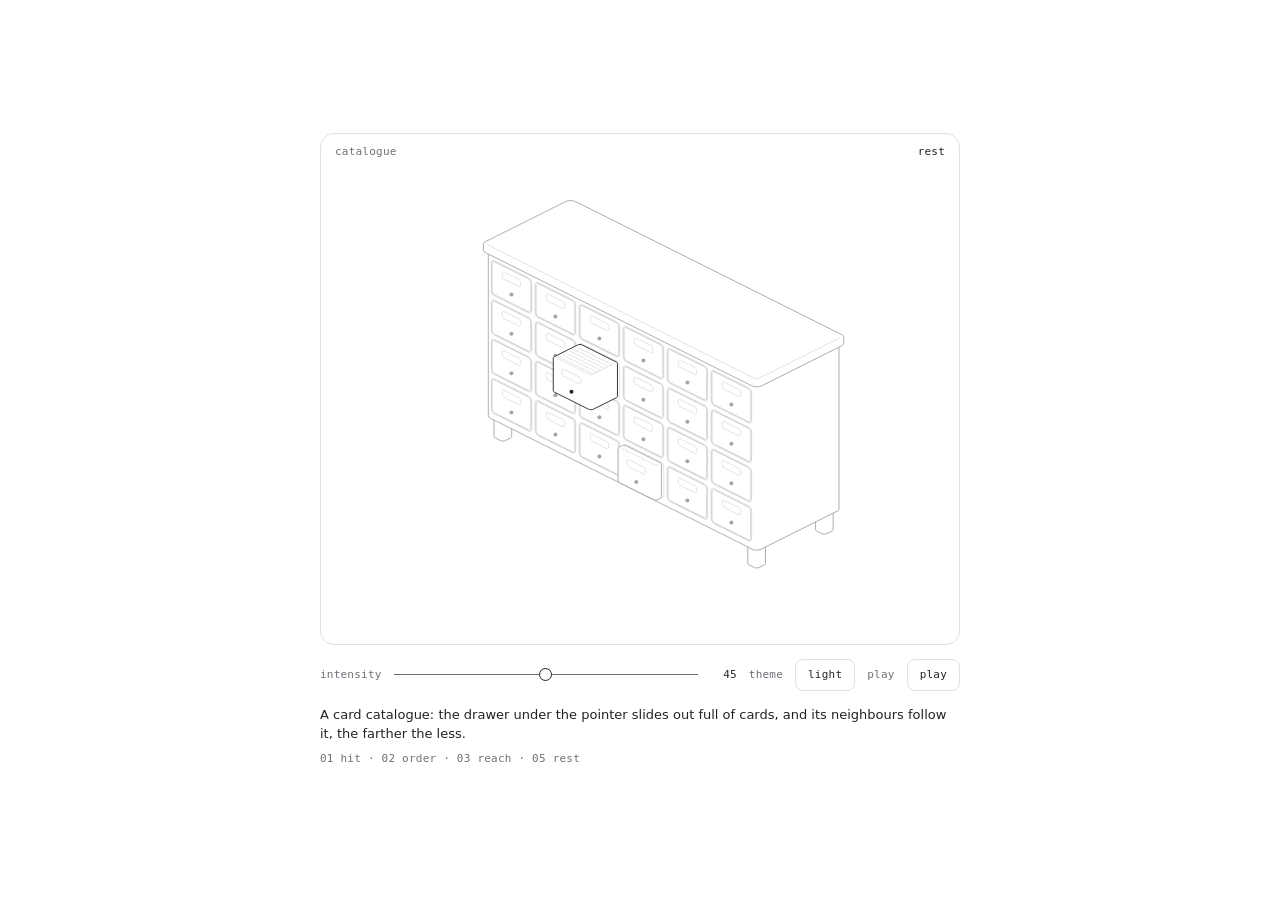
<file: hairline-catalogue.html>
<!doctype html>
<html lang="en">
<head>
<meta charset="utf-8">
<meta name="viewport" content="width=device-width, initial-scale=1">
<title>Hairline figure</title>
<link rel="icon" href="data:,">
<style>
  :root { color-scheme: light; --ground: #ffffff; --ink: #232327; --muted: #6f6f78; --line: #e0e0e4; }
  @media (prefers-color-scheme: dark) {
    :root:not([data-theme="light"]) { color-scheme: dark; --ground: #08090a; --ink: #d0d6e0; --muted: #8a8c95; --line: #29292d; }
  }
  :root[data-theme="dark"] { color-scheme: dark; --ground: #08090a; --ink: #d0d6e0; --muted: #8a8c95; --line: #29292d; }
  :root[data-theme="light"] { color-scheme: light; }
  * { box-sizing: border-box; }
  body {
    margin: 0; min-height: 100vh; display: grid; place-items: center; padding: 24px 16px;
    background: var(--ground); color: var(--ink);
    font: 13px/1.5 ui-sans-serif, system-ui, -apple-system, "Segoe UI", sans-serif; -webkit-font-smoothing: antialiased;
  }
  main { width: 100%; max-width: 640px; }
  .plate { position: relative; border: 1px solid var(--line); border-radius: 14px; overflow: hidden; }
  .tag, .label, output, button { font: 11px/1 ui-monospace, SFMono-Regular, Menlo, Consolas, monospace; letter-spacing: 0.02em; }
  .tag { position: absolute; top: 12px; z-index: 1; color: var(--muted); pointer-events: none; }
  #name { left: 14px; }
  #read { right: 14px; color: var(--ink); font-variant-numeric: tabular-nums; }
  .controls { display: flex; flex-wrap: wrap; align-items: center; gap: 4px 12px; margin-top: 14px; }
  .label { color: var(--muted); }
  input[type="range"] {
    flex: 1 1 96px; min-width: 0; height: 32px; margin: 0; background: transparent; cursor: pointer;
    -webkit-appearance: none; appearance: none;
  }
  input[type="range"]::-webkit-slider-runnable-track { height: 1px; background: var(--muted); }
  input[type="range"]::-webkit-slider-thumb {
    -webkit-appearance: none; width: 13px; height: 13px; margin-top: -6px; border-radius: 50%;
    border: 1px solid var(--ink); background: var(--ground);
  }
  input[type="range"]::-moz-range-track { height: 1px; background: var(--muted); }
  input[type="range"]::-moz-range-thumb { width: 11px; height: 11px; border-radius: 50%; border: 1px solid var(--ink); background: var(--ground); }
  input[type="range"]:focus-visible, button:focus-visible { outline: 1.5px solid var(--ink); outline-offset: 2px; }
  output { min-width: 4ch; text-align: right; font-variant-numeric: tabular-nums; }
  button {
    height: 32px; padding: 0 12px; border: 1px solid var(--line); border-radius: 8px;
    background: transparent; color: var(--ink); cursor: pointer;
  }
  #play[aria-pressed="true"] { background: var(--ink); color: var(--ground); border-color: var(--ink); }
  #means { margin: 14px 0 0; text-wrap: pretty; }
  #rules { margin: 6px 0 0; line-height: 1.6; }
  #error { margin: 12px 0 0; padding-left: 10px; border-left: 1px solid var(--ink); }
</style>
</head>
<body>
<main>
  <div class="plate">
    <span class="tag" id="name"></span>
    <span class="tag" id="read"></span>
    <div id="stage"></div>
  </div>
  <div class="controls">
    <label class="label" for="intensity">intensity</label>
    <input id="intensity" type="range" min="0" max="1" step="0.01" value="0.5">
    <output id="value" for="intensity"></output>
    <span class="label">theme</span>
    <button id="theme" type="button" aria-label="Switch between the light and the dark theme"></button>
    <span class="label">play</span>
    <button id="play" type="button" aria-pressed="false">play</button>
  </div>
  <p id="means"></p>
  <p id="rules" class="label"></p>
  <p id="error" role="alert" hidden></p>
</main>
<script id="hl-kernel">
/* hairline kernel sha256:3a19aa2640ba8c6c306184d05fddfbd4f3323a6ebd9217dd3cbb38e9db74991c */
/*
 * HL: everything a figure may call. Read this index; the code under it is the
 * package's src/core, unchanged, and a figure should not need to read it.
 *
 * Every figure is drawn in a 400 × 320 viewBox. World space is x/y on the
 * ground and z up. Plates are filled with the ground colour and painted back
 * to front, so a nearer one covers a farther one: append in that order. At
 * the default camera, Cam(45, 0.5, S), +x runs down to the right and +y down
 * to the left, so the corner with the largest x and y is nearest the viewer:
 * append by ascending x + y, from the far corner (smallest x and y) to it.
 *
 * Camera
 *   Cam(azDeg, k, S)                       a camera: azimuth in degrees, k = sin(elevation) (0.5 is the 2:1 view), S = scale
 *   fit(C, points, cx, cy)                 centres the box of [x, y, z] points on (cx, cy); call it once, before proj
 *                                          it only centres, it never scales: choose S by trying values, with the most extreme pose in points.
 *                                          The six figures use S 1.42 to 2.12; the boxes they fit come out 230 to 310 wide and 180 to 245 tall
 *   proj(C)                                returns P(x, y, z), which gives [sx, sy]
 *   unproj(C, sx, sy, z)                   the world [x, y] under a screen point, on the plane at height z
 *   facing(C)                              returns front(sample): whether a ring sample faces the camera
 * Rounded solids
 *   rrect(u0, v0, u1, v1, r, n)            a rounded rectangle, as a ring of samples {u, v, nu, nv}
 *   circ(R, n)                             a circle, as a ring
 *   rings(x0, y0, x1, y1, r, b)            [ring, inner]: a rounded footprint and its crease ring, inset by b
 *                                          r, the corner radius, is cut to half the shorter side. b, the crease's inset in world units
 *                                          (0.6 to 2.2 in the figures), must stay under half the shorter side or the crease turns inside out
 *   prism(P, front, ring, inner, z0, z1)   {sil, crease}: a solid standing from z0 to z1, as two path strings
 *   ringAt(P, ring, z)                     the ring's points, projected at height z
 *   run(ring, keep)                        the one cyclic run of samples that pass keep
 *   hull(points)                           the convex hull of screen points
 *   extremes(P, ring)                      [left, right, nearest] samples: where dashed drops fall from
 *   fillet(points, radii, n)               rounds every vertex of a closed polygon; returns the new points
 *                                          radii is an array, one radius per vertex, each cut to half its shorter edge; a single number gives NaN.
 *                                          n is the steps round each corner, default 4: each vertex becomes n + 1 points
 *   ghost(P, front, ring, z0, depth)       a reflection's path {d, y0, y1}; reflect() draws it for you
 * Paths and numbers
 *   poly(points)                           a closed path string
 *   open(points)                           an open polyline string
 *   seg(a, b)                              one segment between two screen points [sx, sy], as its own subpath; project world points with P first
 *   clamp(v, a, b)
 *   lerp(a, b, t)
 *   rad(deg)
 *   r2(n)                                  two decimals
 * The continuous clock: one spring per moving number
 *   spring(x, opts)                        at rest on x; write .t to retarget; opts {k, c, m, eps}, default k 100, c 18, m 1
 *   stepS(sp, dt)                          advances by dt seconds; returns whether it is still moving
 * The discrete clock: a 700ms tween on (.32, .72, 0, 1)
 *   tween(v, dur)                          at rest on v; dur defaults to 700 (ms)
 *   tset(tw, to, now, delay)               retargets from where it is, after delay ms: the stagger
 *                                          the same target again does nothing, so calling it on every pointer move is safe
 *   tval(tw, now)                          its value at now
 *   tdone(tw, now)                         whether it has landed
 *   bezier(x1, y1, x2, y2)                 a CSS cubic-bezier, as a function of progress
 *   EASE_LIFT                              the lift curve itself
 *   reducedMotion()                        true when the reader asked for less motion; springs and tweens already land at once
 *   setReducedMotion(on)                   the loop's business, not a figure's
 * Drawing
 *   mk(tag, attrs, parent)                 one svg element: the only way a figure makes a node
 *   solid(parent)                          {g, sil, cr}: a group holding a silhouette path and a crease path
 *   put(solid, paths)                      writes prism()'s {sil, crease} into solid()'s {sil, cr}: sil into sil, crease into cr
 *   flatDot(parent, C, r, cls)             a dot lying on the ground plane; cls is "dot", "dot m" or "dot off"
 *   place(el, point)                       moves a dot or a circle to [sx, sy]
 *   reflect(svg, parent, P, front, ring, z0, depth)   a fading mirror under a solid
 *   fade(svg, y0, y1, a0)                  a vertical fade, as a mask; returns the value for a mask attribute
 * Life
 *   register(stage, tick)                  joins the one frame loop; tick(dt in seconds, now in ms) returns true to ask for another frame; gives {wake, unregister}
 *   pointer(stage, handlers)               {move(point), down(point), leave()}, points in viewBox units; returns its disposer
 *   disposer()                             {add, on, dispose}: collects tear-down, so destroy is bag.dispose
 * The bench's business, not a figure's
 *   css(lightDark)
 *   inject(root)
 *   tour(stage, stops, onStop)             an unseen pointer that walks the stops, [x, y] in viewBox units or null to leave, and gives way to a real one; onStop(i) on each arrival; returns {stop}
 *   LAP                                    the default stops: a diamond around the centre, then a leave
 *
 * Classes, on path, polygon, ellipse and line. They are the whole palette; a
 * figure sets no colour, width or fill of its own.
 *     (none)   filled with the ground colour, medium stroke
 *     sil      the silhouette's stroke        hi    the bright stroke: the only highlight
 *     lo       the dim stroke                 nf    no fill        fo   fill only, no stroke
 *     dash     a dashed guide
 *     dot      a bright dot                   dot m   a medium dot     dot off   a dim dot
 */
var HL = (() => {
  var __defProp = Object.defineProperty;
  var __getOwnPropDesc = Object.getOwnPropertyDescriptor;
  var __getOwnPropNames = Object.getOwnPropertyNames;
  var __hasOwnProp = Object.prototype.hasOwnProperty;
  var __export = (target, all) => {
    for (var name in all)
      __defProp(target, name, { get: all[name], enumerable: true });
  };
  var __copyProps = (to, from, except, desc) => {
    if (from && typeof from === "object" || typeof from === "function") {
      for (let key of __getOwnPropNames(from))
        if (!__hasOwnProp.call(to, key) && key !== except)
          __defProp(to, key, { get: () => from[key], enumerable: !(desc = __getOwnPropDesc(from, key)) || desc.enumerable });
    }
    return to;
  };
  var __toCommonJS = (mod) => __copyProps(__defProp({}, "__esModule", { value: true }), mod);

  // packages/hairline/src/core/kernel.ts
  var kernel_exports = {};
  __export(kernel_exports, {
    Cam: () => Cam,
    EASE_LIFT: () => EASE_LIFT,
    LAP: () => LAP,
    bezier: () => bezier,
    circ: () => circ,
    clamp: () => clamp,
    css: () => css,
    disposer: () => disposer,
    extremes: () => extremes,
    facing: () => facing,
    fade: () => fade,
    fillet: () => fillet,
    fit: () => fit,
    flatDot: () => flatDot,
    ghost: () => ghost,
    hull: () => hull,
    inject: () => inject,
    lerp: () => lerp,
    mk: () => mk,
    open: () => open,
    place: () => place,
    pointer: () => pointer,
    poly: () => poly,
    prism: () => prism,
    proj: () => proj,
    put: () => put,
    r2: () => r2,
    rad: () => rad,
    reducedMotion: () => reducedMotion,
    reflect: () => reflect,
    register: () => register,
    ringAt: () => ringAt,
    rings: () => rings,
    rrect: () => rrect,
    run: () => run,
    seg: () => seg,
    setReducedMotion: () => setReducedMotion,
    solid: () => solid,
    spring: () => spring,
    stepS: () => stepS,
    tdone: () => tdone,
    tour: () => tour,
    tset: () => tset,
    tval: () => tval,
    tween: () => tween,
    unproj: () => unproj
  });

  // packages/hairline/src/core/iso.ts
  var clamp = (v, a, b) => Math.max(a, Math.min(b, v));
  var lerp = (a, b, t) => a + (b - a) * t;
  var rad = (d) => d * Math.PI / 180;
  var r2 = (n) => Math.round(n * 100) / 100;
  var poly = (pts) => "M" + pts.map((p) => r2(p[0]) + " " + r2(p[1])).join("L") + "Z";
  var seg = (a, b) => `M${r2(a[0])} ${r2(a[1])}L${r2(b[0])} ${r2(b[1])}`;
  var open = (pts) => pts.length < 2 ? "" : "M" + pts.map((p) => r2(p[0]) + " " + r2(p[1])).join("L");
  var Cam = (azDeg, k, S) => ({ az: rad(azDeg), k, S, ox: 0, oy: 0 });
  function proj(C) {
    const c = Math.cos(C.az), s = Math.sin(C.az), zf = Math.sqrt(1 - C.k * C.k);
    return (x, y, z) => {
      const X = x * c - y * s, Y = x * s + y * c;
      return [C.ox + C.S * X, C.oy + C.S * (Y * C.k - z * zf)];
    };
  }
  function unproj(C, sx, sy, z) {
    const c = Math.cos(C.az), s = Math.sin(C.az), zf = Math.sqrt(1 - C.k * C.k);
    const X = (sx - C.ox) / C.S, Y = ((sy - C.oy) / C.S + z * zf) / C.k;
    return [X * c + Y * s, -X * s + Y * c];
  }
  function fit(C, pts, cx, cy) {
    C.ox = 0;
    C.oy = 0;
    const P = proj(C);
    let a = 1e9, b = -1e9, c = 1e9, d = -1e9;
    for (const p of pts) {
      const q = P(p[0], p[1], p[2]);
      a = Math.min(a, q[0]);
      b = Math.max(b, q[0]);
      c = Math.min(c, q[1]);
      d = Math.max(d, q[1]);
    }
    C.ox = cx - (a + b) / 2;
    C.oy = cy - (c + d) / 2;
  }
  function rrect(u0, v0, u1, v1, r, n = 4) {
    r = Math.max(0, Math.min(r, (u1 - u0) / 2, (v1 - v0) / 2));
    const out = [];
    for (const [cu, cv, a0] of [[u1 - r, v1 - r, 0], [u0 + r, v1 - r, 90], [u0 + r, v0 + r, 180], [u1 - r, v0 + r, 270]])
      for (let k = 0; k <= n; k++) {
        const a = rad(a0 + 90 * k / n), ca = Math.cos(a), sa = Math.sin(a);
        out.push({ u: cu + r * ca, v: cv + r * sa, nu: ca, nv: sa });
      }
    return out;
  }
  function circ(R, n = 96) {
    const out = [];
    for (let k = 0; k < n; k++) {
      const a = k / n * Math.PI * 2, ca = Math.cos(a), sa = Math.sin(a);
      out.push({ u: R * ca, v: R * sa, nu: ca, nv: sa });
    }
    return out;
  }
  function hull(input) {
    const pts = input.slice().sort((a, b) => a[0] - b[0] || a[1] - b[1]);
    const x = (o, a, b) => (a[0] - o[0]) * (b[1] - o[1]) - (a[1] - o[1]) * (b[0] - o[0]);
    const lo = [], up = [];
    for (const p of pts) {
      while (lo.length > 1 && x(lo[lo.length - 2], lo[lo.length - 1], p) <= 0) lo.pop();
      lo.push(p);
    }
    for (let i = pts.length - 1; i >= 0; i--) {
      const p = pts[i];
      while (up.length > 1 && x(up[up.length - 2], up[up.length - 1], p) <= 0) up.pop();
      up.push(p);
    }
    lo.pop();
    up.pop();
    return lo.concat(up);
  }
  var ringAt = (P, ring, z) => ring.map((q) => P(q.u, q.v, z));
  var facing = (C) => {
    const s = Math.sin(C.az), c = Math.cos(C.az);
    return (q) => q.nu * s + q.nv * c >= -1e-6;
  };
  function run(ring, keep) {
    const n = ring.length;
    let s = -1;
    for (let i = 0; i < n; i++) if (keep(ring[i]) && !keep(ring[(i + n - 1) % n])) {
      s = i;
      break;
    }
    if (s < 0) return keep(ring[0]) ? ring.slice() : [];
    const out = [];
    for (let k = 0; k < n && keep(ring[(s + k) % n]); k++) out.push(ring[(s + k) % n]);
    return out;
  }
  function prism(P, front, ring, inner, z0, z1) {
    return {
      sil: poly(hull(ringAt(P, ring, z1).concat(ringAt(P, ring, z0)))),
      crease: inner ? open(ringAt(P, run(inner, front), z1)) : ""
    };
  }
  var rings = (x0, y0, x1, y1, r, b) => [
    rrect(x0, y0, x1, y1, r),
    rrect(x0 + b, y0 + b, x1 - b, y1 - b, Math.max(0.3, r - b))
  ];
  function extremes(P, ring) {
    const pr = ring.map((q) => P(q.u, q.v, 0));
    let a = 0, b = 0, c = 0;
    pr.forEach((p, k) => {
      if (p[0] < pr[a][0]) a = k;
      if (p[0] > pr[b][0]) b = k;
      if (p[1] > pr[c][1]) c = k;
    });
    return [ring[a], ring[b], ring[c]];
  }
  function fillet(pts, rs, n = 4) {
    const m = pts.length, out = [];
    for (let i = 0; i < m; i++) {
      const a = pts[(i + m - 1) % m], p = pts[i], b = pts[(i + 1) % m];
      const la = Math.hypot(a[0] - p[0], a[1] - p[1]), lb = Math.hypot(b[0] - p[0], b[1] - p[1]);
      const t = Math.min(rs[i], la / 2, lb / 2);
      const p1 = [p[0] + (a[0] - p[0]) / la * t, p[1] + (a[1] - p[1]) / la * t];
      const p2 = [p[0] + (b[0] - p[0]) / lb * t, p[1] + (b[1] - p[1]) / lb * t];
      for (let k = 0; k <= n; k++) {
        const s = k / n, w = 1 - s;
        out.push([w * w * p1[0] + 2 * w * s * p[0] + s * s * p2[0], w * w * p1[1] + 2 * w * s * p[1] + s * s * p2[1]]);
      }
    }
    return out;
  }
  function ghost(P, front, ring, z0, depth) {
    const f = run(ring, front), lowP = ringAt(P, f, z0 - depth);
    return {
      d: open(lowP) + [f[0], f[f.length - 1]].map((q) => seg(P(q.u, q.v, z0), P(q.u, q.v, z0 - depth))).join(""),
      y0: Math.min(...ringAt(P, f, z0).map((p) => p[1])),
      y1: Math.max(...lowP.map((p) => p[1])) + 2
    };
  }

  // packages/hairline/src/core/motion.ts
  var reduced = false;
  var setReducedMotion = (on) => {
    reduced = on;
  };
  var reducedMotion = () => reduced;
  function spring(x, o = {}) {
    return { x, v: 0, t: x, k: o.k ?? 100, c: o.c ?? 18, m: o.m ?? 1, eps: o.eps ?? 0.01 };
  }
  function stepS(sp, dt) {
    if (reduced) {
      sp.x = sp.t;
      sp.v = 0;
      return false;
    }
    const n = Math.max(1, Math.ceil(dt * 240)), h = dt / n;
    for (let i = 0; i < n; i++) {
      const a = (-sp.k * (sp.x - sp.t) - sp.c * sp.v) / sp.m;
      sp.v += a * h;
      sp.x += sp.v * h;
    }
    if (Math.abs(sp.x - sp.t) < sp.eps && Math.abs(sp.v) < sp.eps * 10) {
      sp.x = sp.t;
      sp.v = 0;
      return false;
    }
    return true;
  }
  function bezier(x1, y1, x2, y2) {
    const cx = 3 * x1, bx = 3 * (x2 - x1) - cx, ax = 1 - cx - bx;
    const cy = 3 * y1, by = 3 * (y2 - y1) - cy, ay = 1 - cy - by;
    const X = (u) => ((ax * u + bx) * u + cx) * u;
    const Y = (u) => ((ay * u + by) * u + cy) * u;
    const dX = (u) => (3 * ax * u + 2 * bx) * u + cx;
    return (t) => {
      if (t <= 0) return 0;
      if (t >= 1) return 1;
      let u = t;
      for (let i = 0; i < 8; i++) {
        const e = X(u) - t;
        if (Math.abs(e) < 1e-5) break;
        const d = dX(u);
        if (Math.abs(d) < 1e-6) break;
        u -= e / d;
      }
      if (!(u >= 0 && u <= 1) || Math.abs(X(u) - t) > 1e-4) {
        let lo = 0, hi = 1;
        u = t;
        for (let i = 0; i < 24; i++) {
          if (X(u) < t) lo = u;
          else hi = u;
          u = (lo + hi) / 2;
        }
      }
      return Y(u);
    };
  }
  var EASE_LIFT = bezier(0.32, 0.72, 0, 1);
  var tween = (v, dur = 700) => ({ from: v, to: v, t0: -1e9, dur });
  var tval = (tw, now) => {
    const p = clamp((now - tw.t0) / tw.dur, 0, 1);
    return tw.from + (tw.to - tw.from) * (reduced ? 1 : EASE_LIFT(p));
  };
  var tset = (tw, to, now, delay) => {
    if (tw.to === to) return;
    tw.from = tval(tw, now);
    tw.to = to;
    tw.t0 = now + delay;
  };
  var tdone = (tw, now) => reduced || now >= tw.t0 + tw.dur;

  // packages/hairline/src/core/stage.ts
  var NS = "http://www.w3.org/2000/svg";
  function mk(tag, attrs, parent) {
    const e = document.createElementNS(NS, tag);
    if (attrs) for (const k in attrs) e.setAttribute(k, String(attrs[k]));
    if (parent) parent.appendChild(e);
    return e;
  }
  function solid(parent) {
    const g = mk("g", {}, parent);
    return { g, sil: mk("path", { class: "sil" }, g), cr: mk("path", { class: "nf lo" }, g) };
  }
  var put = (el, s) => {
    el.sil.setAttribute("d", s.sil);
    el.cr.setAttribute("d", s.crease);
  };
  var flatDot = (parent, C, r, cls) => mk("ellipse", { rx: r2(r * C.S), ry: r2(r * C.S * C.k), class: cls }, parent);
  var place = (el, q) => {
    el.setAttribute("cx", String(r2(q[0])));
    el.setAttribute("cy", String(r2(q[1])));
  };
  var fid = 0;
  function fade(svg, y0, y1, a0 = 0.7) {
    const id = "hl-fd" + ++fid, defs = mk("defs", {}, svg);
    const lg = mk("linearGradient", { id: id + "g", gradientUnits: "userSpaceOnUse", x1: 0, y1: r2(y0), x2: 0, y2: r2(y1) }, defs);
    mk("stop", { offset: 0, "stop-color": "#fff", "stop-opacity": a0 }, lg);
    mk("stop", { offset: 1, "stop-color": "#fff", "stop-opacity": 0 }, lg);
    const m = mk("mask", { id, maskUnits: "userSpaceOnUse", x: 0, y: 0, width: 400, height: 320 }, defs);
    mk("rect", { x: 0, y: 0, width: 400, height: 320, fill: `url(#${id}g)` }, m);
    return `url(#${id})`;
  }
  function reflect(svg, parent, P, front, ring, z0, depth) {
    const r = ghost(P, front, ring, z0, depth);
    const gh = mk("g", { class: "ghost", mask: fade(svg, r.y0, r.y1) }, parent);
    mk("path", { d: r.d }, gh);
  }
  var boards = [];
  var byStage = /* @__PURE__ */ new Map();
  var raf = 0;
  var last = 0;
  var io = null;
  var rm = null;
  function frame(now) {
    const dt = Math.min(0.05, Math.max(0, (now - last) / 1e3));
    last = now;
    let any = false;
    for (const b of boards.slice()) if (b.vis && b.awake) {
      try {
        b.awake = !!b.tick(dt, now);
      } catch (err) {
        b.awake = false;
        setTimeout(() => {
          throw err;
        });
      }
      any = any || b.awake;
    }
    raf = any ? requestAnimationFrame(frame) : 0;
  }
  function wake(b) {
    b.awake = true;
    if (!raf) {
      last = performance.now();
      raf = requestAnimationFrame(frame);
    }
  }
  var onMotion = () => {
    setReducedMotion(!!rm?.matches);
    boards.forEach(wake);
  };
  function start() {
    if (io) return;
    io = new IntersectionObserver((es) => {
      for (const e of es) {
        const set = byStage.get(e.target);
        if (!set) continue;
        for (const b of set) {
          b.vis = e.isIntersecting;
          if (b.vis) wake(b);
        }
      }
    }, { rootMargin: "80px" });
    rm = matchMedia("(prefers-reduced-motion: reduce)");
    setReducedMotion(rm.matches);
    rm.addEventListener("change", onMotion);
  }
  function stop() {
    if (raf) cancelAnimationFrame(raf);
    raf = 0;
    io?.disconnect();
    io = null;
    rm?.removeEventListener("change", onMotion);
    rm = null;
  }
  function register(stage, tick) {
    start();
    const b = { stage, tick, vis: false, awake: true };
    boards.push(b);
    const peers = byStage.get(stage);
    if (peers) {
      for (const p of peers) b.vis = p.vis;
      peers.add(b);
      if (b.vis) wake(b);
    } else {
      byStage.set(stage, /* @__PURE__ */ new Set([b]));
      io.observe(stage);
    }
    tick(0, performance.now());
    let gone = false;
    return {
      wake: () => {
        if (!gone) wake(b);
      },
      unregister: () => {
        if (gone) return;
        gone = true;
        boards = boards.filter((x) => x !== b);
        const set = byStage.get(stage);
        if (set) {
          set.delete(b);
          if (!set.size) {
            byStage.delete(stage);
            io?.unobserve(stage);
          }
        }
        if (!boards.length) stop();
      }
    };
  }
  var handlers = /* @__PURE__ */ new WeakMap();
  var touring = /* @__PURE__ */ new WeakMap();
  function pointer(stage, on) {
    handlers.set(stage, on);
    let tm = 0;
    const pt = (e) => {
      const r = stage.getBoundingClientRect();
      return [(e.clientX - r.left) / r.width * 400, (e.clientY - r.top) / r.height * 320];
    };
    const move = (e) => {
      clearTimeout(tm);
      touring.get(stage)?.hold();
      on.move(pt(e), e);
    };
    const down = (e) => {
      clearTimeout(tm);
      touring.get(stage)?.hold();
      if (e.pointerType !== "mouse") stage.releasePointerCapture?.(e.pointerId);
      if (on.down) on.down(pt(e), e);
      else on.move(pt(e), e);
    };
    const leave = (e) => {
      clearTimeout(tm);
      tm = window.setTimeout(() => {
        on.leave(e);
        touring.get(stage)?.release();
      }, e.pointerType === "mouse" ? 0 : 1400);
    };
    stage.addEventListener("pointermove", move);
    stage.addEventListener("pointerdown", down);
    stage.addEventListener("pointerleave", leave);
    return () => {
      clearTimeout(tm);
      if (handlers.get(stage) === on) handlers.delete(stage);
      stage.removeEventListener("pointermove", move);
      stage.removeEventListener("pointerdown", down);
      stage.removeEventListener("pointerleave", leave);
    };
  }
  var LAP = [[128, 150], [200, 118], [272, 150], [200, 206], null];
  var TRAVEL = 900;
  var DWELL = 1200;
  var REST = 1800;
  var RESUME = 1200;
  var STAGGER = 450;
  var GHOST = { pointerType: "ghost" };
  var started = 0;
  function entry([x, y]) {
    const dx = x - 200, dy = y - 160;
    if (!dx && !dy) return [200, 320];
    const k = Math.min(dx ? (dx > 0 ? 200 : -200) / dx : Infinity, dy ? (dy > 0 ? 160 : -160) / dy : Infinity);
    return [200 + dx * k, 160 + dy * k];
  }
  function tour(stage, stops, onStop) {
    let i = 0;
    let wait = RESUME + STAGGER * (started++ % 4);
    let t = -1;
    let at = null;
    let origin = [200, 320];
    let hand = false, keys = stage.contains(stage.ownerDocument.activeElement);
    let gone = false;
    const leave = () => {
      at = null;
      t = -1;
      handlers.get(stage)?.leave(GHOST);
    };
    const tick = (dt) => {
      if (hand || keys || !stops.length) return false;
      if (reducedMotion()) {
        if (at) leave();
        return false;
      }
      if (wait > 0) {
        wait -= dt * 1e3;
        return true;
      }
      const stop2 = stops[i];
      if (stop2 === null) {
        if (at) leave();
        onStop?.(i);
        i = (i + 1) % stops.length;
        wait = REST;
        return true;
      }
      const h = handlers.get(stage);
      if (!h) return true;
      if (t < 0) {
        origin = at ?? entry(stop2);
        t = 0;
      }
      t = Math.min(TRAVEL, t + dt * 1e3);
      const k = EASE_LIFT(t / TRAVEL);
      at = [origin[0] + (stop2[0] - origin[0]) * k, origin[1] + (stop2[1] - origin[1]) * k];
      h.move(at, GHOST);
      if (t < TRAVEL) return true;
      onStop?.(i);
      i = (i + 1) % stops.length;
      t = -1;
      wait = DWELL;
      return true;
    };
    const take = () => {
      at = null;
      t = -1;
    };
    const give = () => {
      if (hand || keys) return;
      i = 0;
      t = -1;
      wait = RESUME;
      board.wake();
    };
    const me = {
      hold: () => {
        hand = true;
        take();
      },
      release: () => {
        if (!hand) return;
        hand = false;
        give();
      }
    };
    const focusIn = () => {
      keys = true;
      take();
    };
    const focusOut = (e) => {
      if (keys && !stage.contains(e.relatedTarget)) {
        keys = false;
        give();
      }
    };
    stage.addEventListener("focusin", focusIn);
    stage.addEventListener("focusout", focusOut);
    touring.set(stage, me);
    const board = register(stage, tick);
    return {
      stop: () => {
        if (gone) return;
        gone = true;
        board.unregister();
        stage.removeEventListener("focusin", focusIn);
        stage.removeEventListener("focusout", focusOut);
        if (touring.get(stage) === me) touring.delete(stage);
        if (at) leave();
      }
    };
  }
  function disposer() {
    let fns = [];
    return {
      add: (fn) => {
        fns.push(fn);
      },
      on: (target, type, fn, opts) => {
        const h = fn;
        target.addEventListener(type, h, opts);
        fns.push(() => target.removeEventListener(type, h, opts));
      },
      dispose: () => {
        const run2 = fns;
        fns = [];
        for (let i = run2.length - 1; i >= 0; i--) run2[i]();
      }
    };
  }

  // packages/hairline/src/core/styles.ts
  var LIGHT = { plate: "#ffffff", hi: "#232327", edge: "#a4a4ac", mid: "#c3c3c9", lo: "#e0e0e4" };
  var DARK = { plate: "#08090a", hi: "#d0d6e0", edge: "#5b5d64", mid: "#3e3e44", lo: "#29292d" };
  var KEYS = ["plate", "hi", "edge", "mid", "lo"];
  var vars = (p) => KEYS.map((k) => `--hl-${k}:var(--hairline-${k},${p[k]});`).join("");
  var EASE = "cubic-bezier(0.5,0,0.1,1)";
  var SVG = ":where([data-hairline]>svg)";
  function css(lightDark) {
    const both = Object.fromEntries(KEYS.map((k) => [k, `light-dark(${LIGHT[k]},${DARK[k]})`]));
    return [
      // the box, and the palette: light unless something below says otherwise
      `:where([data-hairline]){display:block;position:relative;aspect-ratio:5/4;touch-action:pan-y;user-select:none;-webkit-user-select:none;--hl-sw:var(--hairline-stroke,0.9);${vars(LIGHT)}}`,
      // the page's color-scheme
      lightDark ? `:where([data-hairline]){${vars(both)}}` : "",
      // an ancestor that says dark
      `:where(.dark,[data-theme="dark"]) :where([data-hairline]){${vars(DARK)}}`,
      // the figure's own theme option
      `:where([data-hairline][data-hairline-theme="light"]){${vars(LIGHT)}}`,
      `:where([data-hairline][data-hairline-theme="dark"]){${vars(DARK)}}`,
      `:where([data-hairline]:focus-visible){outline:1.5px solid var(--hl-hi);outline-offset:2px}`,
      `${SVG}{position:absolute;inset:0;width:100%;height:100%;display:block}`,
      // Riffle's live region: read, not seen
      `:where([data-hairline]>[data-hairline-live]){position:absolute;width:1px;height:1px;margin:-1px;padding:0;border:0;overflow:hidden;clip-path:inset(50%);white-space:nowrap}`,
      // the drawing: plates are filled with the plate colour and painted back to front
      `${SVG} :where(path,polygon,ellipse,line){fill:var(--hl-plate);stroke:var(--hl-mid);stroke-width:var(--hl-sw);vector-effect:non-scaling-stroke;stroke-linejoin:round;stroke-linecap:round;transition:stroke 260ms ${EASE}}`,
      `${SVG} :where(.nf){fill:none}`,
      `${SVG} :where(.fo){stroke:none}`,
      `${SVG} :where(.sil){stroke:var(--hl-edge)}`,
      `${SVG} :where(.hi){stroke:var(--hl-hi)}`,
      `${SVG} :where(.lo){stroke:var(--hl-lo)}`,
      `${SVG} :where(.dash){stroke-dasharray:1 3}`,
      `${SVG} :where(.dot){stroke:none;fill:var(--hl-hi);transition:fill 260ms ${EASE}}`,
      `${SVG} :where(.dot.m){fill:var(--hl-edge)}`,
      `${SVG} :where(.dot.off){fill:var(--hl-lo)}`,
      `${SVG} :where(.ghost path){fill:none;stroke:var(--hl-mid)}`
    ].join("");
  }
  var done = /* @__PURE__ */ new WeakSet();
  function inject(root) {
    if (done.has(root)) return;
    done.add(root);
    const doc = root.nodeType === 9 ? root : root.ownerDocument;
    const win = doc.defaultView;
    const text = css(!!win?.CSS?.supports?.("color", "light-dark(#000,#fff)"));
    if (win && "adoptedStyleSheets" in root) {
      try {
        const sheet = new win.CSSStyleSheet();
        sheet.replaceSync(text);
        root.adoptedStyleSheets = [...root.adoptedStyleSheets, sheet];
        return;
      } catch {
      }
    }
    const style = doc.createElement("style");
    style.setAttribute("data-hairline-style", "");
    style.textContent = text;
    (root.nodeType === 9 ? doc.head ?? doc.documentElement : root).appendChild(style);
  }
  return __toCommonJS(kernel_exports);
})();
/* /hairline kernel */
</script>
<script id="hl-bench">
/*
 * The bench: the page a figure is shown on. It makes the host and the svg the
 * way the package's mount does, hands them to the figure, and owns everything
 * around it: the read-out, the slider, the theme, the line under the stage.
 */
(() => {
  const RULES = ["hit", "order", "reach", "accent", "rest", "honesty", "cost", "clock", "radius", "quiet"];
  const $ = (id) => document.getElementById(id);
  const root = document.documentElement, params = new URLSearchParams(location.search);

  /* the theme: the system's until the switch is pressed, then the switch's */
  const dark = () => (root.dataset.theme ? root.dataset.theme === "dark" : matchMedia("(prefers-color-scheme: dark)").matches);
  const label = () => { $("theme").textContent = dark() ? "dark" : "light"; };
  $("theme").addEventListener("click", () => { root.dataset.theme = dark() ? "light" : "dark"; label(); });
  /* ?theme=light or ?theme=dark wins over the system's, as pressing the switch does */
  if (["light", "dark"].includes(params.get("theme"))) root.dataset.theme = params.get("theme");
  label();

  /* ?intensity=0 sets the slider before the figure mounts, for a look at either end */
  const i = (params.get("intensity") || "").trim();
  if (i && Number.isFinite(Number(i))) $("intensity").value = String(Math.min(1, Math.max(0, Number(i))));

  /* ?w=240 narrows the page, for a look at the size of a thumbnail */
  const w = Number(params.get("w"));
  if (w > 0) document.querySelector("main").style.maxWidth = w + "px";

  /* a figure that fails says so under the stage, instead of leaving an empty plate */
  addEventListener("error", (e) => {
    $("error").hidden = false;
    $("error").textContent = String((e.error && e.error.message) || e.message);
  });

  let mounted = false;
  window.hairline = (figure) => {
    if (mounted) throw new Error("hairline: one figure per page.");
    mounted = true;
    const stage = $("stage"), slider = $("intensity");

    /* intensity to the figure's own number: two straight lines that meet at 0.5, as in the package */
    const [lo, mid, hi] = figure.range;
    const at = (i) => Math.round((i <= 0.5 ? lo + (i / 0.5) * (mid - lo) : mid + ((i - 0.5) / 0.5) * (hi - mid)) * 1000) / 1000;

    HL.inject(document);
    stage.setAttribute("data-hairline", figure.name);
    stage.setAttribute("role", "img");
    stage.setAttribute("aria-label", figure.means);
    const svg = HL.mk("svg", { viewBox: "0 0 400 320", "aria-hidden": "true" }, stage);

    let text = null;
    const read = {
      get textContent() { return text; },
      set textContent(value) { text = value == null ? "" : String(value); $("read").textContent = text; },
    };

    document.title = "Hairline · " + figure.name;
    $("name").textContent = figure.name;
    $("means").textContent = figure.means;
    $("rules").textContent = figure.rules.map((n) => String(n).padStart(2, "0") + " " + RULES[n - 1]).join(" · ");
    const show = () => { $("value").textContent = String(at(Number(slider.value))); };
    show();

    const handle = figure.mount({ stage, svg, read }, at(Number(slider.value)));
    if (text === null) read.textContent = "rest";
    slider.addEventListener("input", () => { show(); handle.set(at(Number(slider.value))); });
    window.hairline.figure = handle;

    /* play: an unseen pointer walks the figure's tour (or HL.LAP) until a hand arrives; ?play=1 starts it on load */
    const play = $("play");
    window.hairline.playing = null;
    play.addEventListener("click", () => {
      const was = play.getAttribute("aria-pressed") === "true";
      if (was) { window.hairline.playing.stop(); window.hairline.playing = null; }
      else window.hairline.playing = HL.tour(stage, figure.tour || HL.LAP, (i) => { if (window.hairline.onStop) window.hairline.onStop(i); });
      play.setAttribute("aria-pressed", String(!was));
    });
    if (params.get("play") === "1") play.click();

    /* ?at=200,160 holds the pointer at a viewBox point, for a picture of the answer without a mouse */
    const p = (params.get("at") || "").split(",").map(Number);
    if (p.length === 2 && p.every(Number.isFinite)) {
      const r = stage.getBoundingClientRect();
      stage.dispatchEvent(new PointerEvent("pointermove", {
        pointerType: "mouse", pointerId: 1, bubbles: true,
        clientX: r.left + (p[0] / 400) * r.width, clientY: r.top + (p[1] / 320) * r.height,
      }));
    }
  };
})();
</script>
<script type="module" id="hl-figure">
/**
 * Catalogue: a card catalogue of 24 drawers, four rows of six, on short legs
 * under a capped top. The drawer under the pointer slides out, packed with
 * cards to the rim; its neighbours on the grid come out a little, the farther
 * the less, staggered outward from it on the 700ms lift curve. At rest one
 * drawer stands half out and another is ajar, and the half-open one is bright.
 * The slider is the stagger, in ms.
 *
 * The pattern: discrete items (Riffle). Tweens, a stagger by grid distance,
 * a falloff with a floor, and a hit test on the cabinet's front plane at rest,
 * which never moves, so a drawer sliding out from under the pointer cannot
 * flip the choice.
 */
const {
  Cam, clamp, facing, fit, prism, proj, rings, rrect,
  tdone, tset, tval, tween, disposer, mk, place, pointer, poly, put, register, solid,
} = HL;

const COLS = 6, ROWS = 4, CW = 24, CH = 17, GAP = 2, M = 3, D = 50, LEG = 10, PULL = 30, CAP = 3;
const W = M * 2 + COLS * CW + (COLS - 1) * GAP, Z0 = LEG, Z1 = Z0 + M * 2 + ROWS * CH + (ROWS - 1) * GAP;
const REST = [[8, 0.55], [21, 0.14]], BRIGHT = 8, NEAR = [1, 0.26, 0.08];

/** Drawer i's cell on the front face: row and column, and its box in x and z. */
function cellOf(i) {
  const r = Math.floor(i / COLS), c = i % COLS, x0 = M + c * (CW + GAP), z1 = Z1 - M - r * (CH + GAP);
  return { r, c, x0, x1: x0 + CW, z0: z1 - CH, z1, xc: x0 + CW / 2 };
}
const restOf = (i) => (REST.find((p) => p[0] === i) || [i, 0])[1];
const gridDist = (a, b) => Math.abs(cellOf(a).r - cellOf(b).r) + Math.abs(cellOf(a).c - cellOf(b).c);

function mount({ stage, svg, read }, value) {
  const bag = disposer();
  let stag = value;

  // Fitted with the front drawers fully out, so no pose leaves the frame.
  const C = Cam(45, 0.5, 1.5);
  fit(C, [[-4, -4, 0], [W + 4, -4, 0], [-4, D + PULL + 2, 0], [W + 4, D + PULL + 2, 0], [-4, -4, Z1 + CAP], [W + 4, -4, Z1 + CAP], [-4, D + PULL + 2, Z1]], 200, 166);
  const P = proj(C), front = facing(C);
  /** A ring of {u, v} samples laid on a plane parallel to the front, at depth y. */
  const onFace = (ring, y) => ring.map((q) => P(q.u, y, q.v));

  const g = mk("g", {}, svg);

  // Four legs, far to near, then the carcass and its cap.
  const legs = [[5, 5], [W - 5, 5], [5, D - 5], [W - 5, D - 5]].sort((a, b) => a[0] + a[1] - b[0] - b[1]);
  for (const [x, y] of legs) {
    const [r, i] = rings(x - 3, y - 3, x + 3, y + 3, 1.4, 0.6);
    put(solid(g), prism(P, front, r, i, 0, LEG + 1));
  }
  const [br, bi] = rings(0, 0, W, D, 2.4, 1.2);
  put(solid(g), prism(P, front, br, bi, Z0, Z1));
  const [cr, ci] = rings(-1.6, -1.6, W + 1.6, D + 1.6, 3, 1.6);
  put(solid(g), prism(P, front, cr, ci, Z1, Z1 + CAP));
  // The openings stay on the carcass when a drawer leaves them.
  for (let i = 0; i < ROWS * COLS; i++) {
    const k = cellOf(i);
    mk("path", { d: poly(onFace(rrect(k.x0, k.z0, k.x1, k.z1, 1.6, 4), D)), class: "nf lo" }, g);
  }

  // Drawers, bottom row first and left to right: an upper or nearer one paints over the rest.
  const order = [...Array(ROWS * COLS).keys()].sort((a, b) => cellOf(b).r - cellOf(a).r || cellOf(a).c - cellOf(b).c);
  const drawers = [];
  for (const i of order) {
    const grp = mk("g", {}, g), tray = solid(grp);
    const cards = mk("path", { class: "nf lo" }, grp), lid = mk("path", { class: "nf" }, grp);
    const label = mk("path", { class: "nf lo" }, grp), knob = mk("circle", { r: 1.25, class: "dot m" }, grp);
    drawers[i] = { k: cellOf(i), tray, cards, lid, label, knob, s: tween(restOf(i)), drawn: NaN };
  }

  /** Drawer i pulled out by s (0 to 1): an open tray in front of its opening, its cards packed to the rim. */
  function draw(i, s) {
    const dr = drawers[i], { k } = dr, y = D + s * PULL, out = y - D;
    if (s === dr.drawn) return;
    dr.drawn = s;
    if (out < 1.4) {
      put(dr.tray, { sil: "", crease: "" });
      dr.cards.setAttribute("d", "");
      dr.lid.setAttribute("d", poly(onFace(rrect(k.x0 + 0.5, k.z0 + 0.5, k.x1 - 0.5, k.z1 - 0.5, 1.4, 4), y)));
    } else {
      const b = Math.min(1.3, out / 2 - 0.1);
      const [r, inner] = rings(k.x0 + 0.5, D, k.x1 - 0.5, y, 1.4, b);
      put(dr.tray, prism(P, front, r, inner, k.z0 + 0.5, k.z1 - 0.5));
      let d = "";
      for (let cy = D + b + 1.6; cy < y - b - 0.6; cy += 2.2) d += "M" + P(k.x0 + 0.5 + b, cy, k.z1 - 0.5) + "L" + P(k.x1 - 0.5 - b, cy, k.z1 - 0.5);
      dr.cards.setAttribute("d", d);
      dr.lid.setAttribute("d", "");
    }
    dr.label.setAttribute("d", poly(onFace(rrect(k.xc - 5.5, k.z1 - 6.6, k.xc + 5.5, k.z1 - 3.2, 1.1, 3), y)));
    place(dr.knob, P(k.xc, y, k.z0 + 4.8));
  }

  const B = register(stage, (_dt, now) => {
    let moving = false;
    drawers.forEach((dr, i) => { draw(i, tval(dr.s, now)); if (!tdone(dr.s, now)) moving = true; });
    return moving;
  });
  bag.add(B.unregister);

  /** One bright place: the chosen drawer's tray and knob, or the half-open one at rest. */
  function brighten(a) {
    drawers.forEach((dr, i) => {
      dr.tray.sil.classList.toggle("hi", i === a);
      dr.knob.setAttribute("class", i === a ? "dot" : "dot m");
    });
  }

  // The hit test reads the front plane at rest: the pointer is taken onto the
  // plane y = D, which no drawer ever moves, and the cell there is the choice.
  const o = P(0, D, 0), ex = P(1, D, 0), ez = P(0, D, 1);
  const ux = [ex[0] - o[0], ex[1] - o[1]], uz = [ez[0] - o[0], ez[1] - o[1]], det = ux[0] * uz[1] - ux[1] * uz[0];
  function hit([px, py]) {
    const qx = px - o[0], qy = py - o[1];
    const x = (qx * uz[1] - qy * uz[0]) / det, z = (ux[0] * qy - ux[1] * qx) / det;
    if (x < 0 || x > W || z < Z0 || z > Z1) return -1;
    const c = clamp(Math.floor((x - M + GAP / 2) / (CW + GAP)), 0, COLS - 1);
    const r = clamp(Math.floor((Z1 - M + GAP / 2 - z) / (CH + GAP)), 0, ROWS - 1);
    return r * COLS + c;
  }

  let act = -1;
  /** Pulls drawer a and its neighbours (-1 sends them home). The stagger spreads from the drawer chosen, or the one let go. */
  function setActive(a) {
    if (a === act) return;
    const now = performance.now(), from = a >= 0 ? a : act;
    act = a;
    drawers.forEach((dr, i) => {
      const to = a < 0 ? restOf(i) : NEAR[gridDist(i, a)] ?? 0;
      tset(dr.s, to, now, gridDist(i, from) * stag);
    });
    brighten(a < 0 ? BRIGHT : a);
    read.textContent = a < 0 ? "rest" : "drawer " + String(a + 1).padStart(2, "0");
    B.wake();
  }

  brighten(BRIGHT);
  read.textContent = "rest";
  bag.add(pointer(stage, { move: (p) => setActive(hit(p)), leave: () => setActive(-1) }));
  bag.add(() => svg.replaceChildren());

  return {
    set: (v) => { stag = v; },
    destroy: bag.dispose,
  };
}

hairline({
  name: "catalogue",
  means: "A card catalogue: the drawer under the pointer slides out full of cards, and its neighbours follow it, the farther the less.",
  rules: [1, 2, 3, 5],
  range: [0, 45, 90],
  tour: [[147, 110], [230, 225], [258, 165], null],
  mount,
});
</script>
</body>
</html>
</file>
